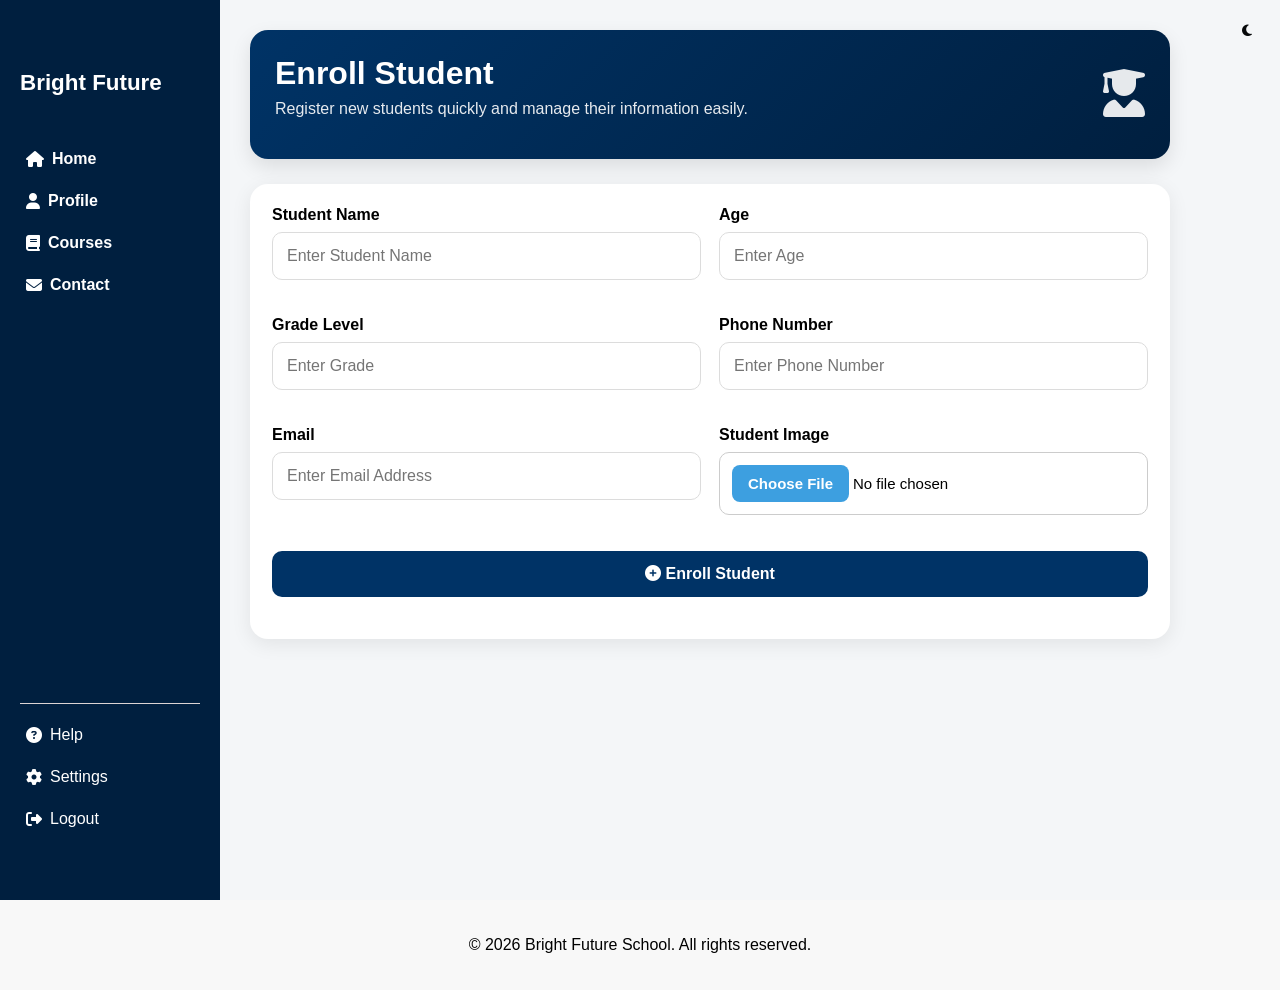
<file: index.html>
<!DOCTYPE html>
<html lang="en">

<head>
    <meta charset="UTF-8">
    <meta name="viewport" content="width=device-width, initial-scale=1.0">
    <title>Home</title>
    <link rel="stylesheet" href="style.css">
    <link rel="stylesheet" href="https://cdnjs.cloudflare.com/ajax/libs/font-awesome/6.5.0/css/all.min.css">
</head>

<body>

    <div class="layout">
        <div class="top-bar">
            <button class="hamburger" id="hamburger"><i class="fas fa-bars"></i></button>
            <button id="themeToggle" class="theme-btn"> <i class="fas fa-moon"></i></button>
        </div>
        <nav class="sidebar" id="sidebar">
            <h1 class="brand">Bright Future</h1>
            <ul class="navLinks">
                <li><a href="index.html"><i class="fas fa-home"></i> Home</a></li>
                <li><a href="profile.html"><i class="fas fa-user"></i> Profile</a></li>
                <li><a href="courses.html"><i class="fas fa-book"></i> Courses</a></li>
                <li><a href="contact.html"><i class="fas fa-envelope"></i> Contact</a></li>
            </ul>

            <div class="sidebar-bottom">
                <hr>
                <ul>

                    <li><a href="#"><i class="fas fa-question-circle"></i> Help</a></li>
                    <li><a href="#"><i class="fas fa-cog"></i> Settings</a></li>
                    <li><a href="#"><i class="fas fa-sign-out-alt"></i> Logout</a></li>
                </ul>
            </div>
        </nav>

        <main class="content">
            <section class="enroll-wrapper">

                <div class="welcome-card">
                    <div>
                        <h1>Enroll Student</h1>
                        <p>
                            Register new students quickly and manage their information easily.
                        </p>
                    </div>

                    <div class="student-icon">
                        <i class="fas fa-user-graduate"></i>
                    </div>
                </div>

                <div class="form-card">

                    <form id="enrollForm">

                        <div class="enroll-input-group">
                            <label>Student Name</label>
                            <input type="text" id="name" placeholder="Enter Student Name">
                        </div>

                        <div class="enroll-input-group">
                            <label>Age</label>
                            <input type="number" id="age" placeholder="Enter Age">
                        </div>

                        <div class="enroll-input-group">
                            <label>Grade Level</label>
                            <input type="text" id="grade" placeholder="Enter Grade">
                        </div>

                        <div class="enroll-input-group">
                            <label>Phone Number</label>
                            <input type="text" id="number" placeholder="Enter Phone Number">
                        </div>

                        <div class="enroll-input-group">
                            <label>Email</label>
                            <input type="email" id="email" placeholder="Enter Email Address">
                        </div>

                        <div class="enroll-input-group">
                            <label>Student Image</label>
                            <input type="file" id="studentImage" accept="image/*">
                        </div>

                        <button class="enroll-btn">
                            <i class="fas fa-plus-circle"></i>
                            Enroll Student
                        </button>

                    </form>

                    <p id="message"></p>

                    <div id="studentSummary"></div>

                </div>

            </section>
        </main>
    </div>
    <footer>
        <p>&copy; 2026 Bright Future School. All rights reserved.</p>
    </footer>
    <script src="script.js">
    </script>
</body>

</html>
</file>
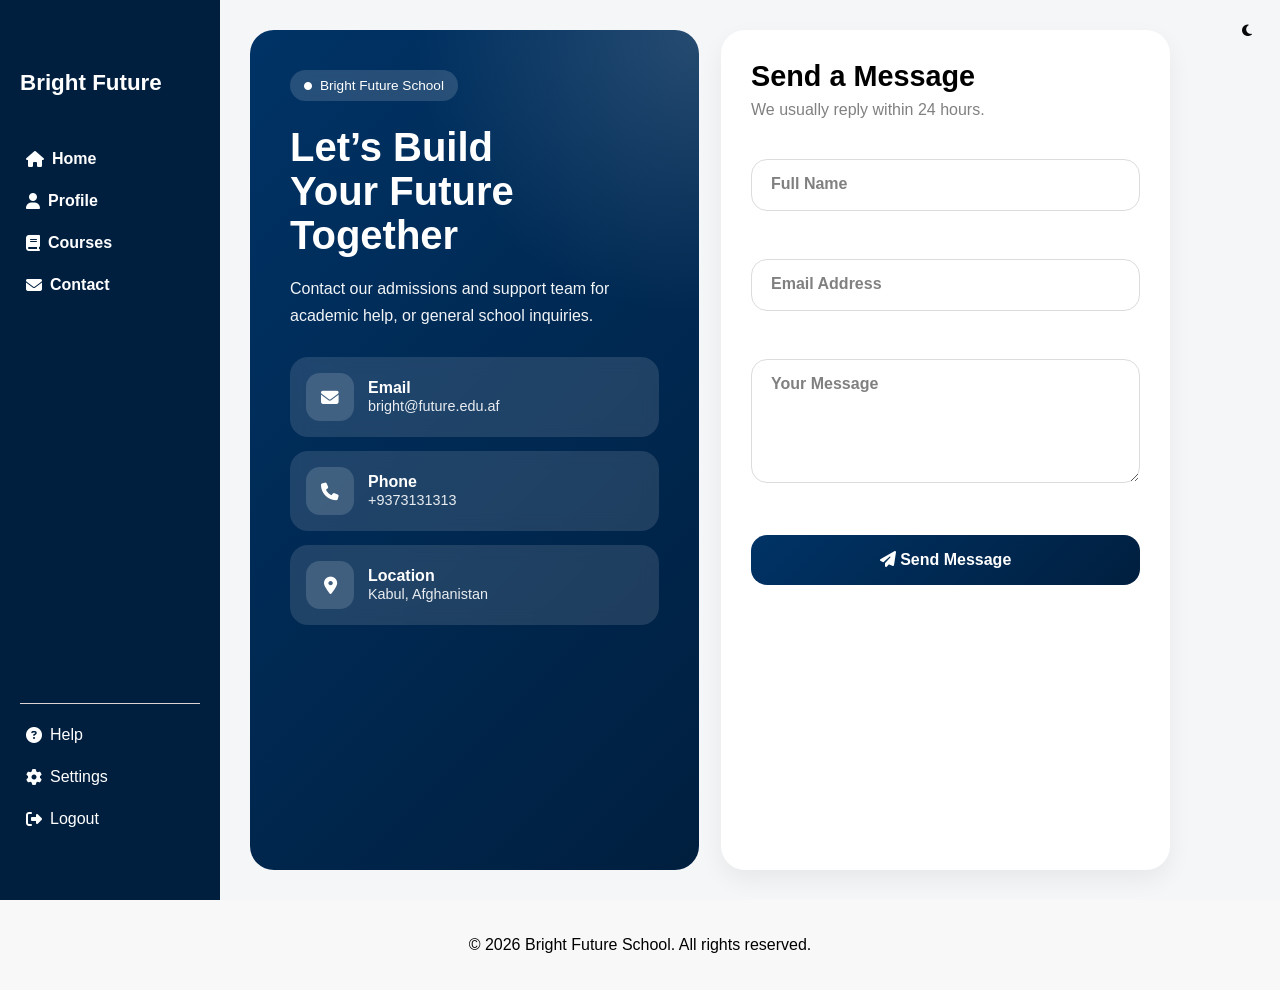
<file: contact.html>
<!DOCTYPE html>
<html lang="en">

<head>
    <meta charset="UTF-8">
    <meta name="viewport" content="width=device-width, initial-scale=1.0">
    <title>Contact</title>
    <link rel="stylesheet" href="style.css">
    <link rel="stylesheet" href="https://cdnjs.cloudflare.com/ajax/libs/font-awesome/6.5.0/css/all.min.css">
</head>

<body>
    <div class="layout">
        <div class="top-bar">
            <button class="hamburger" id="hamburger"><i class="fas fa-bars"></i></button>
            <button id="themeToggle" class="theme-btn"> <i class="fas fa-moon"></i></button>
        </div>
        <nav class="sidebar" id="sidebar">
            <h1 class="brand">Bright Future</h1>
            <ul class="navLinks">
                <li><a href="index.html"><i class="fas fa-home"></i> Home</a></li>
                <li><a href="profile.html"><i class="fas fa-user"></i> Profile</a></li>
                <li><a href="courses.html"><i class="fas fa-book"></i> Courses</a></li>
                <li><a href="contact.html"><i class="fas fa-envelope"></i> Contact</a></li>
            </ul>

            <div class="sidebar-bottom">
                <hr>
                <ul>

                    <li><a href="#"><i class="fas fa-question-circle"></i> Help</a></li>
                    <li><a href="#"><i class="fas fa-cog"></i> Settings</a></li>
                    <li><a href="#"><i class="fas fa-sign-out-alt"></i> Logout</a></li>
                </ul>
            </div>
        </nav>
        <main class="content">

            <section class="contact-info">

                <!-- left -->
                <div class="contact-left">

                    <div class="contact-badge">
                        <i class="fas fa-circle"></i>
                        Bright Future School
                    </div>

                    <h1>
                        Let’s Build <br>
                        Your Future Together
                    </h1>

                    <p>
                        Contact our admissions and support team for academic help, or general school inquiries.
                    </p>

                    <div class="contact-cards">

                        <div class="info-card">
                            <div class="icon-box">
                                <i class="fas fa-envelope"></i>
                            </div>

                            <div>
                                <h3>Email</h3>
                                <span>bright@future.edu.af</span>
                            </div>
                        </div>

                        <div class="info-card">
                            <div class="icon-box">
                                <i class="fas fa-phone"></i>
                            </div>

                            <div>
                                <h3>Phone</h3>
                                <span>+9373131313</span>
                            </div>
                        </div>

                        <div class="info-card">
                            <div class="icon-box">
                                <i class="fas fa-location-dot"></i>
                            </div>

                            <div>
                                <h3>Location</h3>
                                <span>Kabul, Afghanistan</span>
                            </div>
                        </div>

                    </div>

                </div>

                <!--right -->
                <div class="contact-right">

                    <div class="form-top">
                        <h2>Send a Message</h2>
                        <p>We usually reply within 24 hours.</p>
                    </div>

                    <form id="contactForm">

                        <div class="input-group">
                            <input type="text" id="conName" required>
                            <label>Full Name</label>
                        </div>

                        <div class="input-group">
                            <input type="email" id="conEmail" required>
                            <label>Email Address</label>
                        </div>

                        <div class="input-group">
                            <textarea id="conMsg" rows="5" required></textarea>
                            <label>Your Message</label>
                        </div>

                        <button class="send-message-btn">
                            <i class="fas fa-paper-plane"></i>
                            Send Message
                        </button>

                    </form>

                    <p id="contactMessage"></p>

                </div>

            </section>

        </main>
    </div>
    <footer>
        <p>&copy; 2026 Bright Future School. All rights reserved.</p>
    </footer>
    <script src="script.js"></script>
</body>

</html>
</file>
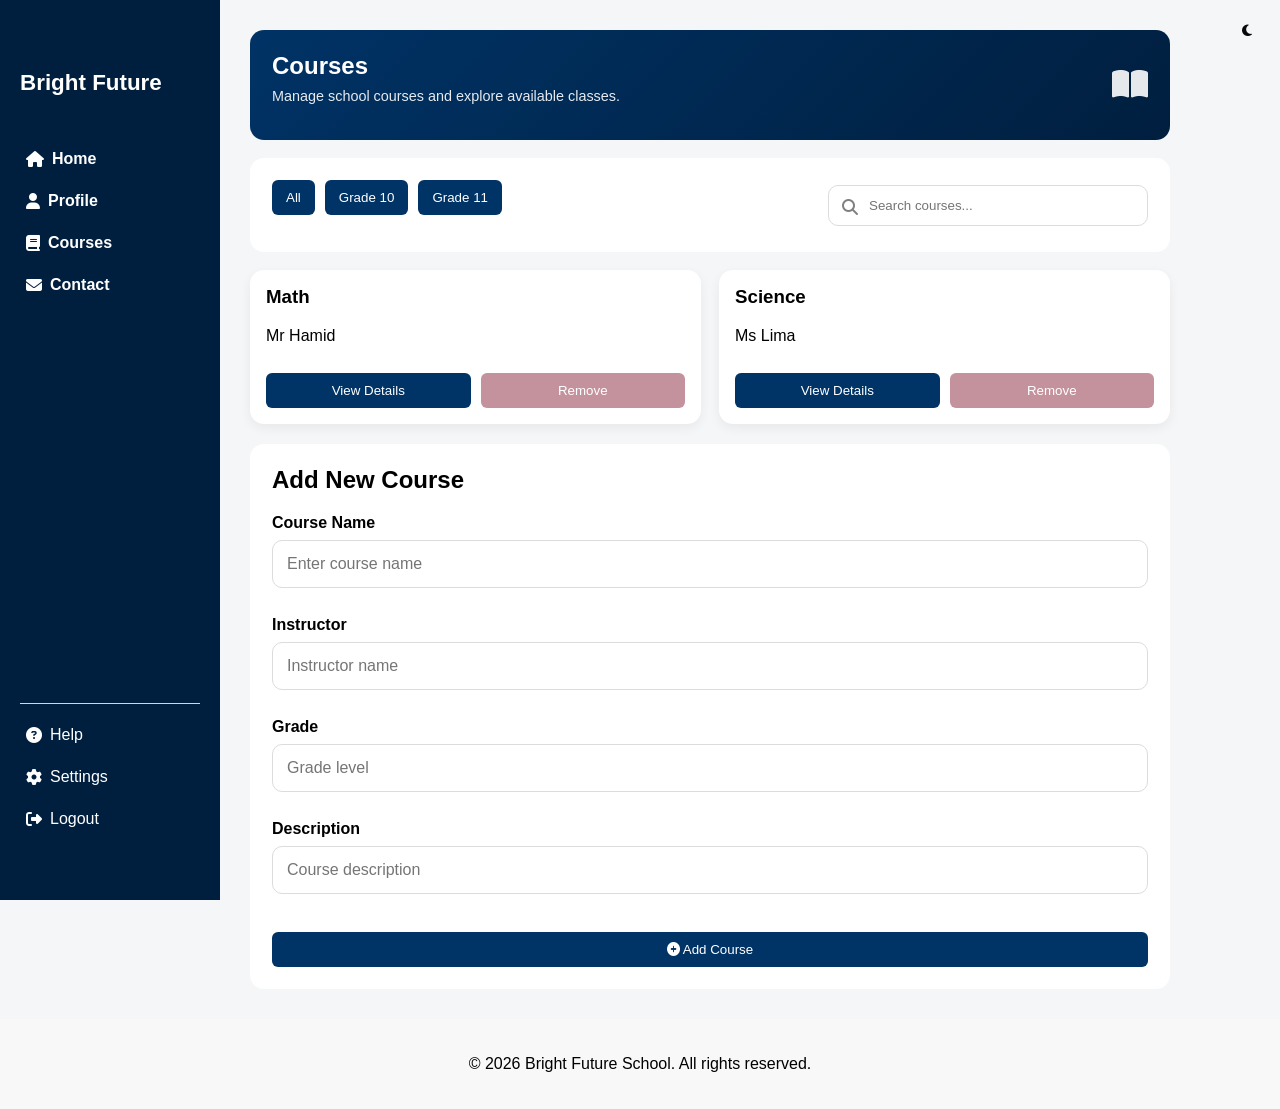
<file: courses.html>
<!DOCTYPE html>
<html lang="en">

<head>
    <meta charset="UTF-8">
    <meta name="viewport" content="width=device-width, initial-scale=1.0">
    <title>Courses</title>
    <link rel="stylesheet" href="style.css">
    <link rel="stylesheet" href="https://cdnjs.cloudflare.com/ajax/libs/font-awesome/6.5.0/css/all.min.css">
</head>

<body>
    <div class="layout">

        <div class="top-bar">
            <button class="hamburger" id="hamburger"><i class="fas fa-bars"></i></button>
            <button id="themeToggle" class="theme-btn"> <i class="fas fa-moon"></i></button>
        </div>
        <nav class="sidebar" id="sidebar">
            <h1 class="brand">Bright Future</h1>
            <ul class="navLinks">
                <li><a href="index.html"><i class="fas fa-home"></i> Home</a></li>
                <li><a href="profile.html"><i class="fas fa-user"></i> Profile</a></li>
                <li><a href="courses.html"><i class="fas fa-book"></i> Courses</a></li>
                <li><a href="contact.html"><i class="fas fa-envelope"></i> Contact</a></li>
            </ul>

            <div class="sidebar-bottom">
                <hr>
                <ul>

                    <li><a href="#"><i class="fas fa-question-circle"></i> Help</a></li>
                    <li><a href="#"><i class="fas fa-cog"></i> Settings</a></li>
                    <li><a href="#"><i class="fas fa-sign-out-alt"></i> Logout</a></li>
                </ul>
            </div>
        </nav>
        <main class="content">

            <section class="courses-wrapper">


                <div class="courses-header">

                    <div>
                        <h1>Courses</h1>
                        <p>Manage school courses and explore available classes.</p>
                    </div>

                    <div class="course-icon">
                        <i class="fas fa-book-open"></i>
                    </div>

                </div>


                <div class="tools-card">

                    <div class="filters">

                        <button data-grade="all">All</button>
                        <button data-grade="10">Grade 10</button>
                        <button data-grade="11">Grade 11</button>

                    </div>

                    <div class="search-box">
                        <i class="fas fa-search"></i>
                        <input type="text" id="search" placeholder="Search courses...">
                    </div>

                </div>

                <!-- course list -->
                <div id="courseList" class="grid"></div>

                <!-- detail -->
                <div id="courseDetails"></div>

                <!-- new corse -->
                <div class="add-course-card">

                    <h2>Add New Course</h2>

                    <form id="courseForm">

                        <div class="enroll-input-group">
                            <label>Course Name</label>
                            <input type="text" id="cName" placeholder="Enter course name">
                        </div>

                        <div class="enroll-input-group">
                            <label>Instructor</label>
                            <input type="text" id="cInstructor" placeholder="Instructor name">
                        </div>

                        <div class="enroll-input-group">
                            <label>Grade</label>
                            <input type="number" id="cGrade" placeholder="Grade level">
                        </div>

                        <div class="enroll-input-group">
                            <label>Description</label>
                            <input id="cDesc" placeholder="Course description">
                        </div>

                        <button class="add-btn">
                            <i class="fas fa-plus-circle"></i>
                            Add Course
                        </button>

                    </form>

                </div>

            </section>

        </main>
    </div>
    <footer>
        <p>&copy; 2026 Bright Future School. All rights reserved.</p>
    </footer>
    <script src="script.js"></script>
</body>

</html>
</file>
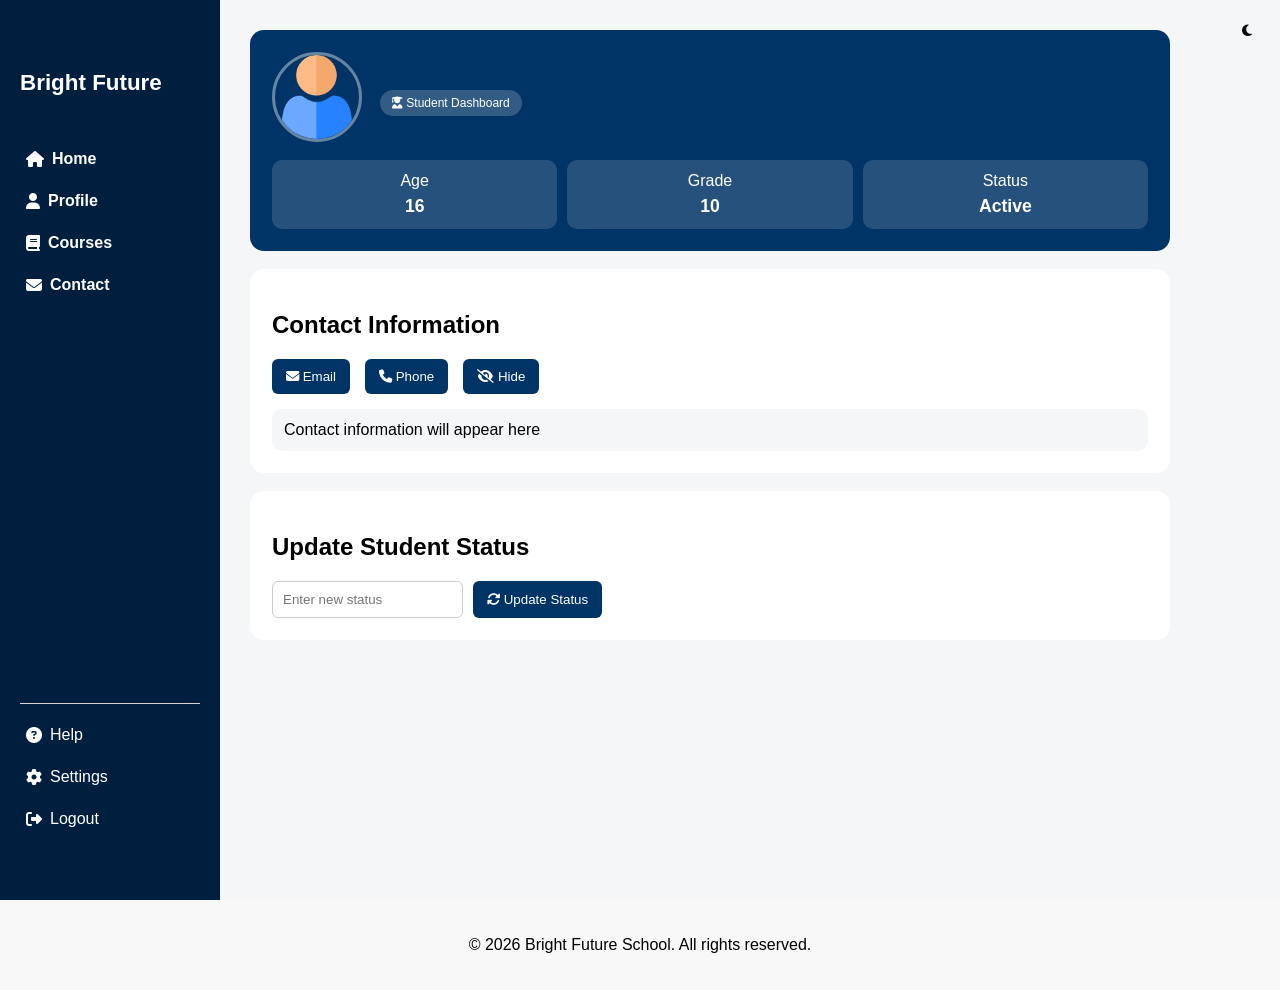
<file: profile.html>
<!DOCTYPE html>
<html lang="en">

<head>
    <meta charset="UTF-8">
    <meta name="viewport" content="width=device-width, initial-scale=1.0">
    <title>Profile</title>
    <link rel="stylesheet" href="style.css">
    <link rel="stylesheet" href="https://cdnjs.cloudflare.com/ajax/libs/font-awesome/6.5.0/css/all.min.css">
</head>

<body>
    <div class="layout">
        <div class="top-bar">
            <button class="hamburger" id="hamburger"><i class="fas fa-bars"></i></button>
            <button id="themeToggle" class="theme-btn"> <i class="fas fa-moon"></i></button>
        </div>
        <nav class="sidebar" id="sidebar">
            <h1 class="brand">Bright Future</h1>
            <ul class="navLinks">
                <li><a href="index.html"><i class="fas fa-home"></i> Home</a></li>
                <li><a href="profile.html"><i class="fas fa-user"></i> Profile</a></li>
                <li><a href="courses.html"><i class="fas fa-book"></i> Courses</a></li>
                <li><a href="contact.html"><i class="fas fa-envelope"></i> Contact</a></li>
            </ul>

            <div class="sidebar-bottom">
                <hr>
                <ul>

                    <li><a href="#"><i class="fas fa-question-circle"></i> Help</a></li>
                    <li><a href="#"><i class="fas fa-cog"></i> Settings</a></li>
                    <li><a href="#"><i class="fas fa-sign-out-alt"></i> Logout</a></li>
                </ul>
            </div>
        </nav>
        <main class="content">

            <section class="profile-wrapper">

                <!--profile top -->
                <div class="profile-card">

                    <div class="profile-header">
                        <img id="profileImage" src="user.png" alt="Profile Picture" class="profile-img">
                        <div class="profile-info">
                            <h1 id="pName"></h1>

                            <div class="student-badge">
                                <i class="fas fa-user-graduate"></i>
                                Student Dashboard
                            </div>
                        </div>
                    </div>

                    <!-- detial -->
                    <div class="profile-details">

                        <div class="detail-box">
                            <span>Age</span>
                            <h3 id="pAge">16</h3>
                        </div>

                        <div class="detail-box">
                            <span>Grade</span>
                            <h3 id="pGrade">10</h3>
                        </div>

                        <div class="detail-box">
                            <span>Status</span>
                            <h3 id="status" class="active-status">Active</h3>
                        </div>

                    </div>

                </div>

                <!-- contact-->
                <div class="contact-card">

                    <h2>Contact Information</h2>

                    <div class="profile-buttons">

                        <button id="showEmail" class="proBtn">
                            <i class="fas fa-envelope"></i>
                            Email
                        </button>

                        <button id="showPhone" class="proBtn">
                            <i class="fas fa-phone"></i>
                            Phone
                        </button>

                        <button id="hideInfo" class="proBtn">
                            <i class="fas fa-eye-slash"></i>
                            Hide
                        </button>

                    </div>

                    <div id="contactInfo" class="contact-info-box">
                        Contact information will appear here
                    </div>

                </div>

                <!-- status update -->
                <div class="status-card">

                    <h2>Update Student Status</h2>

                    <div class="status-form">

                        <input id="newStatus" placeholder="Enter new status">

                        <button id="updateStatus" class="updateStatus">
                            <i class="fas fa-sync-alt"></i>
                            Update Status
                        </button>

                    </div>

                </div>

            </section>

        </main>
    </div>
    <footer>
        <p>&copy; 2026 Bright Future School. All rights reserved.</p>
    </footer>

    <script src="script.js"></script>



</body>

</html>
</file>
<file: style.css>
* {
  box-sizing: border-box;
}
body {
  font-family: sans-serif;
  margin: 0;
  background: #f4f6f8;
  transition: 0.3s;
  overflow-x: hidden;
}
:root {
  --main-color: #001f3f;
  --second-color: #003366;
}
/* dark mode */
body.dark {
  background: #121212;
  color: #eee;
}
body.dark footer {
  background: #121212;
  color: #eee;
}
body.dark .theme-btn {
  color: white !important;
}
body.dark .hamburger {
  color: white !important;
}

body.dark .contact-info-box {
  background: #2b2b2b;
}

body.dark .tools-card,
body.dark .card,
body.dark .add-course-card,
body.dark .contact-right,
body.dark .contact-card,
body.dark .form-card,
body.dark .status-card {
  background: #1f1f1f;
}

body.dark input,
body.dark textarea {
  background: #2b2b2b;
  color: white;
  border: 1px solid #444;
}

body.dark input:-webkit-autofill,
body.dark input:-webkit-autofill:hover,
body.dark input:-webkit-autofill:focus,
body.dark textarea:-webkit-autofill {
  -webkit-box-shadow: 0 0 0px 1000px #2b2b2b inset;
  -webkit-text-fill-color: white;
  transition: background-color 5000s ease-in-out 0s;
}

body.dark label {
  color: #aaa;
  background: #1f1f1f;
}
body.dark .input-group label {
  background: none;
}

.layout {
  display: flex;
  flex-direction: column;
  min-height: 100vh;
}

.sidebar {
  position: fixed;
  top: 0;
  left: 0;
  width: 220px;
  height: 100%;
  background: var(--main-color);
  color: #fff;
  padding: 20px;
  transform: translateX(-100%);
  transition: transform 0.3s ease;
  z-index: 999;
}

.sidebar.active {
  transform: translateX(0);
}

.brand {
  margin-top: 50px;
  font-size: 1.4rem;
  margin-bottom: 20px;
  color: #fff;
}

.navLinks {
  list-style: none;
  padding: 0;
}

.navLinks li {
  margin: 15px 0;
}

.navLinks a {
  color: #fff;
  text-decoration: none;
  font-weight: bold;
  display: block;
  padding: 8px;
  border-radius: 4px;
}

.navLinks a:hover {
  background: #1a1a1a;
  color: rgb(138, 168, 168);
}

.top-bar {
  position: fixed;
  top: 15px;
  left: 15px;
  right: 15px;
  display: flex;
  justify-content: space-between;
  align-items: center;
  z-index: 2000;
}
.theme-btn {
  border: none;
  color: #060809;
  padding: 8px;
  cursor: pointer;
  background: transparent !important;
}

.hamburger {
  font-size: 24px;
  background: transparent !important;
  border: none;
  color: #060809;
  cursor: pointer;
}
.hamburger.active {
  color: rgb(244, 247, 247);
}

.hamburger:focus,
.hamburger:active {
  outline: none;
  background: none !important;
  box-shadow: none;
}

.content {
  flex: 1;
  padding: 25px;
  padding-top: 50px;
  margin-top: 20px;
}

#sidebar {
  display: flex;
  flex-direction: column;
  justify-content: space-between;
}

.sidebar-bottom {
  margin-top: auto;
  margin-bottom: 30px;
}

.sidebar-bottom hr {
  border: 0;
  border-top: 1px solid #dcd4d4;
  margin: 10px 0;
}

.sidebar ul {
  list-style: none;
  padding: 0;
}

.sidebar ul li {
  margin: 12px 0;
}

.sidebar ul a {
  color: #fff;
  text-decoration: none;
  display: flex;
  align-items: center;
  gap: 8px;
  padding: 6px;
  border-radius: 4px;
}

.sidebar ul a:hover {
  background: #33507e;
  color: rgb(237, 244, 244);
}

form {
  display: flex;
  flex-direction: column;
  gap: 10px;
}

.enroll-wrapper {
  max-width: 900px;
}

#enrollForm {
  display: grid;
  grid-template-columns: 1fr;
  gap: 18px;
}

.welcome-card {
  background: linear-gradient(135deg, var(--second-color), var(--main-color));
  color: white;
  padding: 25px;
  border-radius: 18px;
  display: flex;
  justify-content: space-between;
  align-items: center;
  margin-bottom: 25px;
  box-shadow: 0 8px 20px rgba(0, 0, 0, 0.1);
}

.welcome-card h1 {
  margin: 0;
  font-size: 2rem;
}

.welcome-card p {
  margin-top: 8px;
  opacity: 0.9;
}

.student-icon {
  font-size: 3rem;
  opacity: 0.9;
}

.form-card {
  background: white;
  padding: 25px;
  border-radius: 18px;
  box-shadow: 0 5px 20px rgba(0, 0, 0, 0.08);
  overflow: hidden;
}
.enroll-wrapper,
.form-card,
#enrollForm,
.enroll-input-group,
.enroll-input-group input,
#studentImage {
  width: 100%;
  max-width: 100%;
}

img,
input,
textarea,
button {
  max-width: 100%;
}

.enroll-input-group {
  display: flex;
  flex-direction: column;
  margin-bottom: 18px;
}

.enroll-input-group label {
  margin-bottom: 8px;
  font-weight: 600;
}

.enroll-input-group input {
  padding: 14px;
  border: 1px solid #dcdcdc;
  border-radius: 10px;
  font-size: 1rem;
  transition: 0.3s;
}

.enroll-input-group input:focus {
  border-color: var(--main-color);
  outline: none;
  box-shadow: 0 0 0 3px rgba(52, 152, 219, 0.15);
}

.enroll-btn {
  width: 100%;
  padding: 14px;
  border: none;
  border-radius: 10px;
  background: var(--second-color);
  color: white;
  font-size: 1rem;
  font-weight: bold;
  cursor: pointer;
  transition: 0.2s;
}

.enroll-btn:hover {
  background: var(--main-color);
  transform: translateY(-2px);
}
#studentImage {
  padding: 12px;
  border: 1px solid #ccc;
  border-radius: 10px;
  font-size: 15px;
  cursor: pointer;
}

#studentImage::file-selector-button {
  background: #3d9fe0;
  color: #fff;
  border: none;
  padding: 10px 16px;
  border-radius: 8px;
  cursor: pointer;
  transition: 0.3s;
  font-weight: bold;
}

#studentImage::file-selector-button:hover {
  background: #2980b9;
}
#message {
  margin-top: 20px;
  font-weight: bold;
  color: #0e562c;
}

#studentSummary {
  margin-top: 20px;
}

/* profile */

.profile-wrapper {
  max-width: 100%;
}

.profile-card {
  background: linear-gradient(135deg, var(--second-color), var(--second-color));
  color: white;
  padding: 18px;
  border-radius: 14px;
  margin-bottom: 18px;
}

.profile-header {
  display: flex;
  flex-direction: column;
  align-items: center;
  text-align: center;
}

.profile-img {
  width: 80px;
  height: 80px;
  border-radius: 50%;
  object-fit: cover;
  border: 3px solid rgba(255, 255, 255, 0.4);
}

.profile-info h1 {
  font-size: 1.3rem;
  margin: 12px 0 6px;
}

.student-badge {
  background: rgba(255, 255, 255, 0.2);
  padding: 6px 12px;
  border-radius: 20px;
  font-size: 0.75rem;
}

.profile-details {
  display: grid;
  grid-template-columns: 1fr;
  gap: 10px;
  margin-top: 18px;
}

.detail-box {
  background: rgba(255, 255, 255, 0.15);
  padding: 12px;
  border-radius: 10px;
  text-align: center;
}

.detail-box h3 {
  margin: 6px 0 0;
  font-size: 1.1rem;
}

.contact-card,
.status-card {
  background: white;
  padding: 18px;
  border-radius: 14px;
  margin-bottom: 18px;
}

.profile-buttons {
  display: flex;
  flex-direction: column;
  gap: 10px;
}

.contact-info-box {
  margin-top: 15px;
  background: #f4f6f8;
  padding: 12px;
  border-radius: 10px;
}

.status-form {
  display: flex;
  flex-direction: column;
  gap: 10px;
}

/* coures */

.courses-wrapper {
  max-width: 100%;
}

.courses-header {
  background: linear-gradient(135deg, var(--second-color), var(--main-color));
  color: white;
  padding: 18px;
  border-radius: 14px;
  margin-bottom: 18px;

  display: flex;
  justify-content: space-between;
  align-items: center;
}

.courses-header h1 {
  margin: 0;
  font-size: 1.5rem;
}

.courses-header p {
  margin-top: 8px;
  opacity: 0.9;
  font-size: 0.9rem;
}

.course-icon {
  font-size: 2rem;
  opacity: 0.9;
}

.tools-card {
  background: white;
  padding: 20px;
  border-radius: 14px;
  margin-bottom: 18px;
}

/* filter */

.filters {
  display: flex;
  gap: 10px;
  overflow-x: auto;
  margin-bottom: 15px;
}

.filters button {
  white-space: nowrap;
}

/* search */

.search-box {
  position: relative;
}

.search-box i {
  position: absolute;
  top: 14px;
  left: 14px;
  color: gray;
}

.search-box input {
  width: 100%;
  padding: 12px 12px 12px 40px;
  border-radius: 10px;
  border: 1px solid #dcdcdc;
}

/* course grid */

.grid {
  display: grid;
  grid-template-columns: 1fr;
  gap: 15px;
}

.card {
  background: white;
  padding: 18px;
  border-radius: 14px;
  box-shadow: 0 4px 12px rgba(0, 0, 0, 0.06);
}

.card h3 {
  margin-top: 0;
}

.card button {
  margin-top: 12px;
  width: 100%;
}

#courseDetails {
  margin-top: 18px;
}

/* add course */

.add-course-card {
  background: white;
  padding: 20px;
  border-radius: 14px;
  margin-top: 20px;
}
.course-buttons {
  display: flex;
  gap: 10px;
  margin-top: 12px;
}

.course-buttons button {
  flex: 1;
}

.delete-btn {
  background: rgb(196, 146, 156);
}

.delete-btn:hover {
  background: rgb(162, 84, 84);
}

.add-course-card h2 {
  margin-top: 0;
}

.input-group {
  display: flex;
  flex-direction: column;
  margin-bottom: 14px;
}

.input-group label {
  margin-bottom: 8px;
  font-weight: 600;
}

.input-group input {
  padding: 12px;
  border-radius: 10px;
  border: 1px solid #dcdcdc;
}

.add-btn {
  width: 100%;
  margin-top: 10px;
}

input,
textarea {
  padding: 10px;
  border: 1px solid #ccc;
  border-radius: 6px;
}

button {
  padding: 10px;
  background: var(--second-color);
  color: #fff;
  border: none;
  border-radius: 6px;
  cursor: pointer;
  transition: 0.3s;
}
button:hover {
  background: var(--main-color);
  transform: translateY(-2px);
}
.updateStatus:hover {
  background: var(--main-color);
}

/* contact page */

.contact-info {
  display: flex;
  flex-direction: column;
  gap: 20px;
}

/* left */

.contact-left {
  position: relative;
  overflow: hidden;

  background:
    radial-gradient(
      circle at top right,
      rgba(255, 255, 255, 0.15),
      transparent 30%
    ),
    linear-gradient(135deg, var(--second-color), var(--main-color));

  color: white;
  padding: 30px 22px;
  border-radius: 24px;
}

.contact-badge {
  display: inline-flex;
  align-items: center;
  gap: 8px;

  background: rgba(255, 255, 255, 0.15);
  padding: 8px 14px;
  border-radius: 30px;

  font-size: 0.85rem;
  margin-bottom: 24px;

  backdrop-filter: blur(8px);
}

.contact-badge i {
  font-size: 0.5rem;
}

.contact-left h1 {
  font-size: 2.3rem;
  line-height: 1.1;
  margin: 0;
}

.contact-left p {
  margin: 18px 0 28px;
  line-height: 1.7;
  opacity: 0.95;
  max-width: 500px;
}

/* info card */

.contact-cards {
  display: flex;
  flex-direction: column;
  gap: 14px;
}

.info-card {
  display: flex;
  align-items: center;
  gap: 14px;

  background: rgba(255, 255, 255, 0.12);
  padding: 16px;
  border-radius: 18px;

  backdrop-filter: blur(8px);
}

.icon-box {
  width: 48px;
  height: 48px;

  display: flex;
  align-items: center;
  justify-content: center;

  border-radius: 14px;

  background: rgba(255, 255, 255, 0.15);

  font-size: 1.1rem;
}

.info-card h3 {
  margin: 0;
  font-size: 1rem;
}

.info-card span {
  opacity: 0.9;
  font-size: 0.9rem;
}

/* right */

.contact-right {
  background: white;
  padding: 24px;
  border-radius: 24px;
  box-shadow: 0 10px 25px rgba(0, 0, 0, 0.06);
}

.form-top h2 {
  margin: 0;
  font-size: 1.8rem;
}

.form-top p {
  margin-top: 8px;
  color: gray;
}

/* inputs*/

.input-group {
  position: relative;
  margin-top: 24px;
}

.input-group input,
.input-group textarea {
  width: 100%;
  padding: 18px 14px 14px;

  border-radius: 16px;
  border: 1px solid #dcdcdc;

  background: transparent;
  font-size: 1rem;

  transition: 0.2s;
}

.input-group label {
  position: absolute;
  left: 14px;
  top: 16px;

  color: gray;
  transition: 0.2s;
  pointer-events: none;

  background: white;
  padding: 0 6px;
}

.input-group input:focus,
.input-group textarea:focus {
  outline: none;
  border-color: var(--second-color);
}

.input-group input:focus + label,
.input-group textarea:focus + label,
.input-group input:valid + label,
.input-group textarea:valid + label {
  top: -10px;
  font-size: 0.8rem;
  color: var(--second-color);
}
body.dark .input-group input:focus + label,
body.dark .input-group textarea:focus + label,
body.dark .input-group input:valid + label,
body.dark .input-group textarea:valid + label {
  color: whitesmoke;
}

/* button */

.send-message-btn {
  width: 100%;
  margin-top: 28px;

  border: none;
  border-radius: 16px;

  padding: 16px;

  background: linear-gradient(135deg, var(--second-color), var(--main-color));

  color: white;
  font-size: 1rem;
  font-weight: bold;
  cursor: pointer;
  transition: 0.3s;
}

.send-message-btn:hover {
  transform: translateY(-3px);
  box-shadow: 0 10px 20px rgba(52, 152, 219, 0.25);
}

/* message */

#contactMessage {
  margin-top: 18px;
  font-weight: bold;
  color: #084120;
}
footer {
  background: #f8f8f8;
  padding: 20px;
  text-align: center;
}
@media (min-width: 768px) {
  .sidebar {
    position: fixed;
    left: 0;
    top: 0;
    width: 220px;
    height: 100vh;
    transform: translateX(0);
  }

  .content {
    margin-left: 220px;
    width: calc(100% - 300px);

    padding: 30px;
    margin-top: 0;

    display: flex;
    justify-content: center;
  }

  /* all pages width */
  .enroll-wrapper,
  .profile-wrapper,
  .courses-wrapper,
  .contact-modern {
    width: 100%;
    max-width: 1050px;
  }

  .hamburger {
    display: none;
  }

  .top-bar {
    left: auto;
    right: 20px;
    width: auto;
    justify-content: flex-end;
  }

  .profile-card,
  .contact-card,
  .status-card,
  .tools-card,
  .add-course-card,
  .form-card,
  .contact-right {
    padding: 22px;
  }
  #enrollForm {
    grid-template-columns: 1fr 1fr;
  }
  .enroll-btn {
    grid-column: span 2;
  }

  .profile-header {
    flex-direction: row;
    text-align: left;
    gap: 18px;
  }

  .profile-img {
    width: 90px;
    height: 90px;
  }

  .profile-details {
    grid-template-columns: repeat(3, 1fr);
  }

  .profile-buttons {
    flex-direction: row;
    gap: 15px;
  }

  .status-form {
    flex-direction: row;
  }

  /* courses */
  .courses-header {
    padding: 22px;
  }

  .tools-card {
    display: flex;
    justify-content: space-between;
    align-items: center;
    gap: 18px;
  }

  .search-box {
    width: 320px;
  }

  .grid {
    grid-template-columns: repeat(2, 1fr);
    gap: 18px;
  }

  /* contast*/
  .contact-info {
    display: grid;
    grid-template-columns: 1fr 1fr;
    gap: 22px;
  }

  .contact-left {
    padding: 40px;
  }

  .contact-left h1 {
    font-size: 2.5rem;
  }

  .contact-right {
    padding: 30px;
  }

  .card {
    padding: 16px;
  }

  button {
    padding: 10px 14px;
  }
}
</file>
